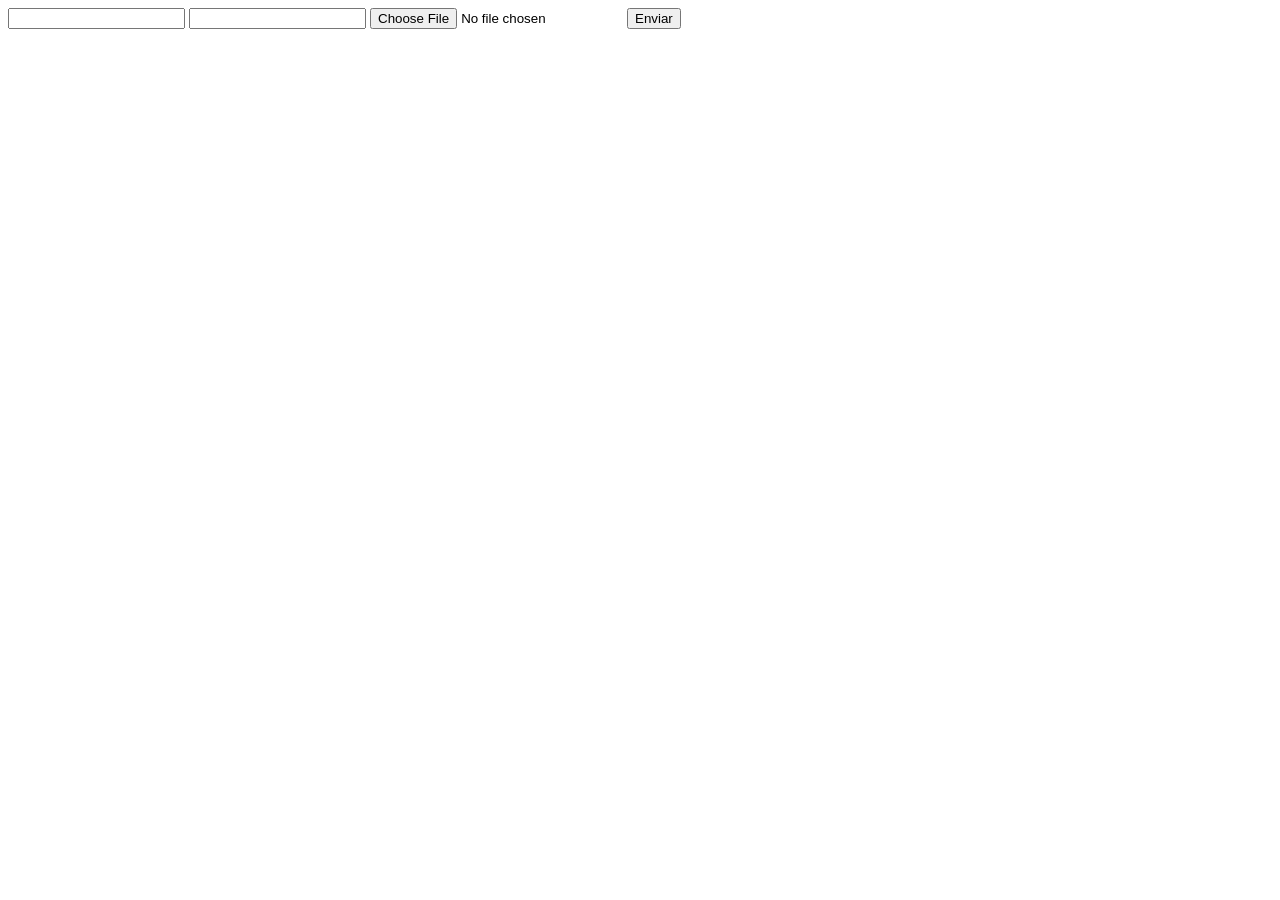
<file: repositorio-pi-culinaria/DOCUMENTOS_DE_APOIO/exemplo_de_upload_de_arquivo/public/index.html>
<!DOCTYPE html>
<html lang="en">

<head>
  <meta charset="UTF-8">
  <meta http-equiv="X-UA-Compatible" content="IE=edge">
  <meta name="viewport" content="width=device-width, initial-scale=1.0">
  <title>Upload</title>
</head>

<body>

  <div>
    <input name="nome" id="nome" type="text" />
    <input name="email" id="email" type="url" />
    <input name="foto" id="foto" type="file" />
    <button onclick="enviar()">Enviar</button>
  </div>

  <div id="container"></div>
</body>

</html>

<script>
  function enviar() {
    const formData = new FormData();
    formData.append('foto', foto.files[0])
    formData.append('nome', nome.value)
    formData.append('email', email.value)

    fetch("/usuarios/cadastro", {
      method: "POST",
      body: formData
    })
      .then(res => {
        window.location = "./perfil.html"
      })
      .catch(err => {
        console.log(err);
      })
  }
</script>
</file>
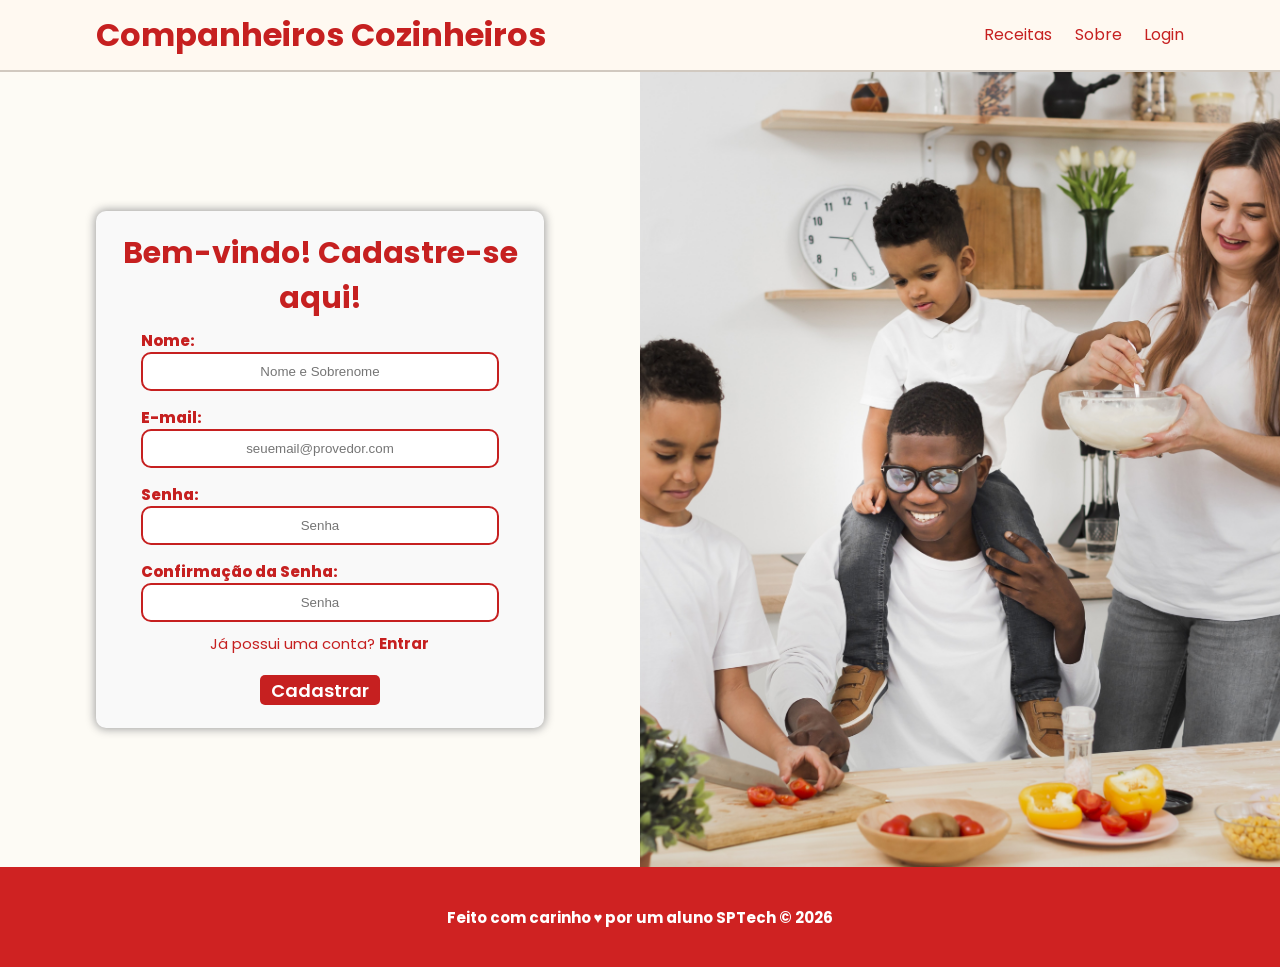
<file: repositorio-pi-culinaria/public/cadastro.html>
<!DOCTYPE html>
<html lang="pt-br">

<head>
  <meta charset="UTF-8" />
  <meta http-equiv="X-UA-Compatible" content="IE=edge" />
  <meta name="viewport" content="width=device-width, initial-scale=1.0" />

  <title>Comp. Cozinheiros | Cadastro</title>

  <script src="./js/sessao.js"></script>

  <link rel="stylesheet" href="./css/estilo.css" />
  <link rel="icon" href="./assets/icon/icon.png" />
  <link rel="preconnect" href="https://fonts.gstatic.com" />
</head>

<body>

  <div class="alerta_erro2">
          <div class="card_erro2" id="cardErro">
            <span id="mensagem_erro"></span>
          </div>
        </div>
  <!--header inicio-->
  <div class="header">
    <div class="container">
      <h1 class="titulo">
        <a href="index.html">Companheiros Cozinheiros</a>
      </h1>
      <ul class="navbar">
        <li>
          <a href="receitas.html">Receitas</a>
        </li>
        <li>
          <a href="sobre.html">Sobre</a>
        </li>
        <li>
          <a href="login.html">Login</a>
        </li>
      </ul>
    </div>
  </div>
  <!--header fim-->

  <div class="login">
    <div class="bodyLogin">
      <div class="container">
        <div class="card card-cadastro">
          <h2>Bem-vindo! Cadastre-se aqui!</h2>
          <div class="formulario">
            <!--
                          Para inserir mais um campo, copie uma das inputs abaixo.
                          Assim que inserir vá para o script abaixo.
                      -->
            <div class="campo">
              <span>Nome:</span>
              <input id="nome_input" type="text" placeholder="Nome e Sobrenome" />
            </div>
            <div class="campo">
              <span>E-mail:</span>
              <input id="email_input" type="text" placeholder="seuemail@provedor.com" />
            </div>
            <div class="campo">
              <span>Senha:</span>
              <input id="senha_input" oninput="validarSenha()" onfocus="mostrar()" onblur="esconder()" type="password" placeholder="Senha" />
              <p id="senhaEspec"><span id="carac8">· 8 caracteres</span> <br>
              <span id="maiusc">· letra maiúscula</span> <br>
              <span id="minusc">· letra minúscula</span> <br>
              <span id="numeroSenha">· número</span> <br>
              <span id="caracEspec">· caractere especial(%, $, !...)</span> <br>
              </p>
            </div>
            <div class="campo">
              <span>Confirmação da Senha:</span>
              <input id="confirmacao_senha_input" type="password" placeholder="Senha" />
            </div>
            <div class="cadastrin">
              Já possui uma conta? <a href="login.html">Entrar</a>
            </div>
            <button class="botao" onclick="cadastrar()">Cadastrar</button>
          </div>
          <div id="div_aguardar" class="loading-div">
            <img src="./assets/circle-loading.gif" id="loading-gif" />
          </div>

          <div id="div_erros_login"></div>
        </div>
      </div>
      <div class="bannerLogin">
        <div class="imagem">
          <img src="assets/imgs/smiley-family-preparing-dinner-together.jpg" alt="">
        </div>
      </div>
    </div>
  </div>

  <!--footer inicio-->
  <div class="footer">
    <div class="container">
      <h4>Feito com carinho &hearts; por um aluno SPTech &copy; 2026</h4>
    </div>
  </div>
  <!--footer fim-->
</body>

</html>

<script>

  function entrou() {
    if (sessionStorage.ID_USUARIO != undefined) {
      document.getElementById("login").innerHTML = "Perfil"
    }
  }

  function mostrar() {
    senhaEspec.style.display = "block"
  }

  function esconder() {
    senhaEspec.style.display = "none"
  }

  function validarSenha() {
    var senhaVar = senha_input.value.trim();
    let i = 0;
    let temMaiusculo = false
    let temMinusculo = false
    let temEspecial = false
    let temNumero = false
    let vt_caractereEspec = ['!', '@', '#', '$', '%', '&', '*', '(', ')', '-', '_', '/', '?', '"', '+', '|', '=', ',', '.', ':', ';', '<', '>', '[', ']', '^', '{', '}', '~', '`', '£', '¢', 'ç']
    let vt_num = ['0', '1', '2', '3', '4', '5', '6', '7', '8', '9']

    while (i < senhaVar.length) {
      if (senhaVar[i] == (senhaVar[i]).toLowerCase()) {
        temMinusculo = true
      }
      if (senhaVar[i] == (senhaVar[i]).toUpperCase()) {
        temMaiusculo = true
      }
      for (let index = 0; index < vt_caractereEspec.length; index++) {
        if (senhaVar[i] == vt_caractereEspec[index]) {
          temEspecial = true
          break
        }
      }
      for (let index = 0; index < vt_num.length; index++) {
        if (senhaVar[i] == vt_num[index]) {
          temNumero = true
          break
        }
      }
      i++
    }

    if (temEspecial) {
      caracEspec.style.color = "rgb(0, 140, 0)"
    }
    if (temMaiusculo) {
      maiusc.style.color = "rgb(0, 140, 0)"
    }
    if (temMinusculo) {
      minusc.style.color = "rgb(0, 140, 0)"
    }
    if (temNumero) {
      numeroSenha.style.color = "rgb(0, 140, 0)"
    }
    if (senhaVar.length >= 8) {
      carac8.style.color = "rgb(0, 140, 0)"
    }

    if (!temEspecial) {
      caracEspec.style.color = "rgb(198, 32, 32)"
    }
    if (!temMaiusculo) {
      maiusc.style.color = "rgb(198, 32, 32)"
    }
    if (!temMinusculo) {
      minusc.style.color = "rgb(198, 32, 32)"
    }
    if (!temNumero) {
      numeroSenha.style.color = "rgb(198, 32, 32)"
    }
    if (senhaVar.length < 8) {
      carac8.style.color = "rgb(198, 32, 32)"
    }
  }

  function cadastrar() {
    var nomeVar = nome_input.value.trim();
    var emailVar = email_input.value.trim();
    var senhaVar = senha_input.value.trim();
    var confirmacaoSenhaVar = confirmacao_senha_input.value.trim();
    let i = 0;
    let temArroba = false
    let temMaiusculo = false
    let temMinusculo = false
    let temEspecial = false
    let temNumero = false
    let vt_caractereEspec = ['!', '@', '#', '$', '%', '&', '*', '(', ')', '-', '_', '/', '?', '"', '+', '|', '=', ',', '.', ':', ';', '<', '>', '[', ']', '^', '{', '}', '~', '`', '£', '¢', 'ç']
    let vt_num = ['0', '1', '2', '3', '4', '5', '6', '7', '8', '9']

    while (i < emailVar.length) {
      if (emailVar[i] == '@') {
        temArroba = true
      }
      i++
    }
    i = 0;
    while (i < senhaVar.length) {
      if (senhaVar[i] == (senhaVar[i]).toLowerCase()) {
        temMinusculo = true
      }
      if (senhaVar[i] == (senhaVar[i]).toUpperCase()) {
        temMaiusculo = true
      }
      for (let index = 0; index < vt_caractereEspec.length; index++) {
        if (senhaVar[i] == vt_caractereEspec[index]) {
          temEspecial = true
          break
        }
      }
      for (let index = 0; index < vt_num.length; index++) {
        if (senhaVar[i] == vt_num[index]) {
          temNumero = true
          break
        }
      }
      i++
    }

    if (
      nomeVar == "" ||
      emailVar == "" ||
      senhaVar == "" ||
      confirmacaoSenhaVar == ""
    ) {
      cardErro.style.display = "block";
      mensagem_erro.innerHTML =
        "Preencha todos os campos para realizar o cadastro";

      finalizarAguardar();
      setTimeout(() => {
        cardErro.style.display = "none"
      }, 4000)
      return false;
    }
    
    if (!temArroba) {
      cardErro.style.display = "block";
      mensagem_erro.innerHTML =
        "E-mail inválido, todo e-mail tem um @";

      finalizarAguardar();
      setTimeout(() => {
        cardErro.style.display = "none"
      }, 4000)
      return false;
    }
    if (emailVar.length < 6) {
      cardErro.style.display = "block";
      mensagem_erro.innerHTML =
        "E-mail inválido, o e-mail é muito curto";

      finalizarAguardar();
      setTimeout(() => {
        cardErro.style.display = "none"
      }, 4000)
      return false;
    }

    if (!temMaiusculo) {
      cardErro.style.display = "block";
      mensagem_erro.innerHTML =
        "Senha inválida, é necessário que tenha ao menos uma letra maiúscula";

      finalizarAguardar();
      setTimeout(() => {
        cardErro.style.display = "none"
      }, 4000)
      return false;
    }
    if (!temMinusculo) {
      cardErro.style.display = "block";
      mensagem_erro.innerHTML =
        "Senha inválida, é necessário que tenha ao menos uma letra minúscula";

      finalizarAguardar();
      setTimeout(() => {
        cardErro.style.display = "none"
      }, 4000)
      return false;
    }
    if (!temEspecial) {
      cardErro.style.display = "block";
      mensagem_erro.innerHTML =
        "Senha inválida, é necessário que tenha ao menos um caractere especial";

      finalizarAguardar();
      setTimeout(() => {
        cardErro.style.display = "none"
      }, 4000)
      return false;
    }
    if (senhaVar.length < 8) {
      cardErro.style.display = "block";
      mensagem_erro.innerHTML =
        "Senha inválida, é necessário conter ao menos 8 caracteres";

      finalizarAguardar();
      setTimeout(() => {
        cardErro.style.display = "none"
      }, 4000)
      return false;
    }
    if (senhaVar != confirmacaoSenhaVar) {
      cardErro.style.display = "block";
      mensagem_erro.innerHTML =
        "As senhas não coincidem, tente novamente";

      finalizarAguardar();
      setTimeout(() => {
        cardErro.style.display = "none"
      }, 4000)
      return false;
    }
    
    else {
      setInterval(sumirMensagem, 5000);
    }


    fetch("/usuarios/cadastrar", {
      method: "POST",
      headers: {
        "Content-Type": "application/json",
      },
      body: JSON.stringify({
        nomeServer: nomeVar,
        emailServer: emailVar,
        senhaServer: senhaVar
      }),
    })
      .then(function (resposta) {
        console.log("resposta: ", resposta);

        if (resposta.ok) {
          cardErro.style.display = "block";

          mensagem_erro.innerHTML =
            "Cadastro realizado com sucesso! Redirecionando para tela de Login...";

          setTimeout(() => {
            window.location = "login.html";
          }, "2000");

          limparFormulario();
          finalizarAguardar();
        } else {
          throw "Houve um erro ao tentar realizar o cadastro!";
        }
      })
      .catch(function (resposta) {
        console.log(`#ERRO: ${resposta}`);
        finalizarAguardar();
      });

    return false;
  }

  function sumirMensagem() {
    cardErro.style.display = "none";
  }
</script>
</file>
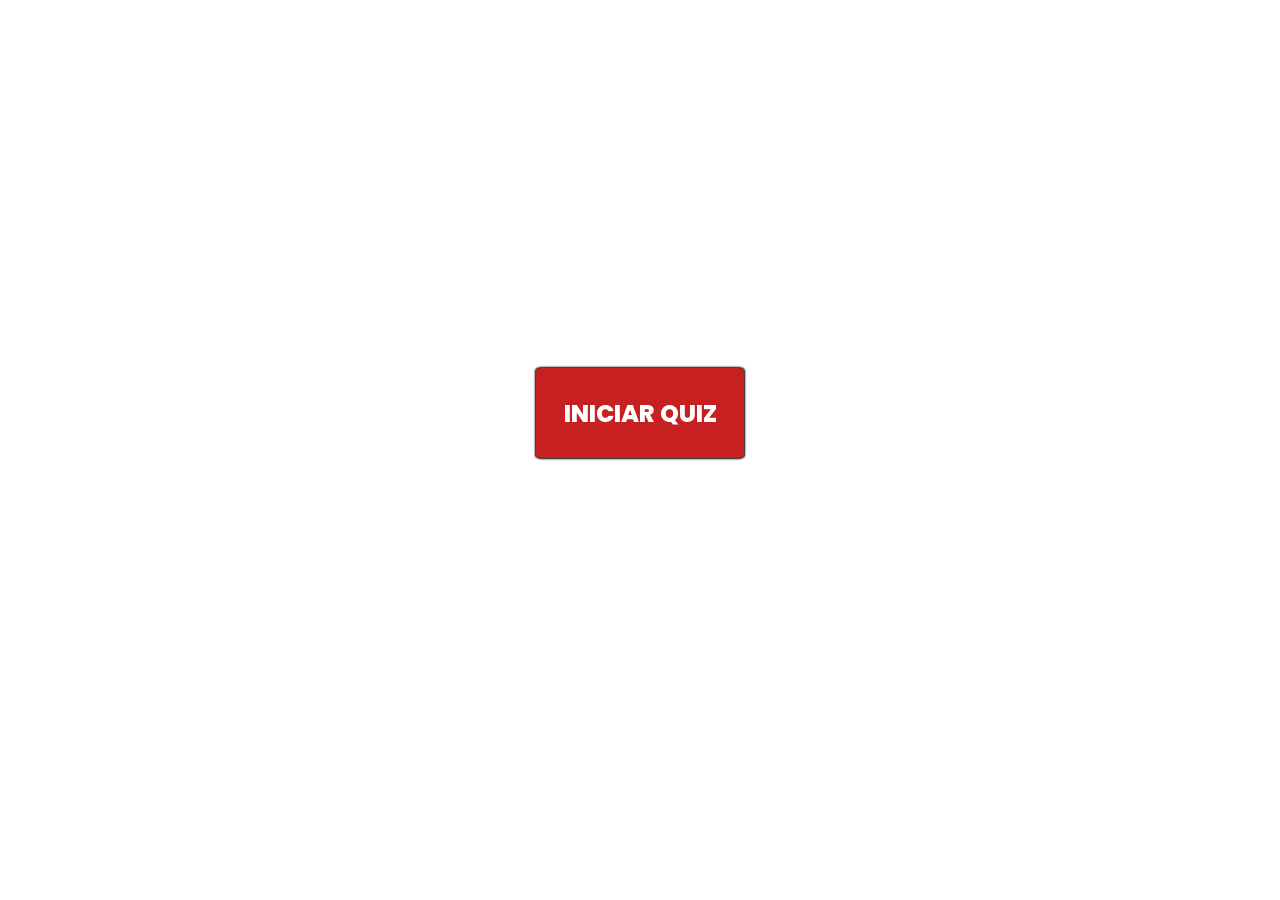
<file: repositorio-pi-culinaria/public/quiz.html>
<!DOCTYPE html>
<html lang="pt_br">

<head>
    <meta charset="UTF-8">
    <meta name="viewport" content="width=device-width, initial-scale=1.0">
    <title>Comp. Cozinheiros | Quiz</title>

    <script src="./js/sessao.js"></script>

    <link rel="stylesheet" href="./css/style.css">
    <link rel="icon" href="./assets/icon/icon.png">
</head>


<body onload="onloadEsconder()">
    <div class="alerta_erro">
            <div class="card_erro" id="cardErro">
                <span id="mensagem_erro"></span>
            </div>
    </div>
    <div id="pontuacaoEJogo" class="container">
        <button id="btnIniciarQuiz" class="btnInicio" onclick="iniciarQuiz()">INICIAR QUIZ</button>

        <div id="jogo" class="width-fit-content flex-colunar border-secondary">
            <div id="topo" class="cima">
                <div id="perguntaDaQuestaoAtual" class="padding-8">
                    <span id="spanQuestaoExibida" class="text-bold"></span>
                </div>
                <div id="infoQuestao" class="padding-8 destaque">
                    <span class="numeroQuest"> <span id="spanNumeroDaQuestaoAtual"></span>/<span id="qtdQuestoes"></span>
                     </span>
                </div>
            </div>

            <div id="infoAlternativas" class="padding-8L">
                <span style="font-size: 14px;"><em>Escolha uma opção dentre as abaixo:</em></span>
            </div>

            <div id="opcoes" class="flex-colunar padding-8">
                <span id="contOpcaoUm">
                    <input type="radio" id="primeiraOpcao" name="option" class="radio" value="alternativaA" />
                    <label for="primeiraOpcao" class="option" id="labelOpcaoUm"></label>
                </span>
                <span id="contOpcaoDois">
                    <input type="radio" id="segundaOpcao" name="option" class="radio" value="alternativaB" />
                    <label for="segundaOpcao" class="option" id="labelOpcaoDois"></label>
                </span>
                <span id="contOpcaoTres">
                    <input type="radio" id="terceiraOpcao" name="option" class="radio" value="alternativaC" />
                    <label for="terceiraOpcao" class="option" id="labelOpcaoTres"></label>
                </span>
                <span id="contOpcaoQuatro">
                    <input type="radio" id="quartaOpcao" name="option" class="radio" value="alternativaD" />
                    <label for="quartaOpcao" class="option" id="labelOpcaoQuatro"></label>
                </span>
                <span id="contOpcaoCinco">
                    <input type="radio" id="quintaOpcao" name="option" class="radio" value="alternativaE" />
                    <label for="quintaOpcao" class="option" id="labelOpcaoCinco"></label>
                </span>
            </div>

            <div id="botoes" class="btnOpcao">
                <button onclick="submeter()" class="btnProx" id="btnSubmeter">Próxima pergunta</button>
                <!-- <button onclick="finalizar()" id="btnConcluir" disabled>Finalizar Quiz</button> -->
            </div>
        </div>
    </div>
</body>

</html>
<script>
    const listaDeQuestoes = [

        {
            pergunta: "O que você prefere?",
            alternativaA: "Doce",
            alternativaB: "Salgado"
        },

        {
            pergunta: "Qual seu bolo favorito?",
            alternativaA: "Cenoura",
            alternativaB: "Morango",
            alternativaC: "Limão",
            alternativaD: "Chocolate",
            alternativaE: "Fubá"
        },

        {
            pergunta: "Qual seu docinho de festa preferido?",
            alternativaA: "Brigadeiro",
            alternativaB: "Beijinho",
            alternativaC: "Bicho de Pé(de morango)",
            alternativaD: "Cajuzinho",
            alternativaE: "Bala de coco"
        },

        {
            pergunta: "Qual salgado é mais gostoso?",
            alternativaA: "Coxinha",
            alternativaB: "Quibe",
            alternativaC: "Esfiha",
            alternativaD: "Risole",
            alternativaE: "Bauru(joelho)" 
        },

        {
            pergunta: "O que é melhor?",
            alternativaA: "Feijoada",
            alternativaB: "Parmeggiana",
            alternativaC: "Strogonoff",
            alternativaD: "Virado à Paulista",
            alternativaE: "Lasanha" 
        },

        {
            pergunta: "Qual ambiente você mais gosta?",
            alternativaA: "Padaria",
            alternativaB: "Cafeteria",
            alternativaC: "Restaurante",
            alternativaD: "Boteco",
            alternativaE: "Feira" 
        },

        {
            pergunta: "Como prefere celebrar momentos especiais?",
            alternativaA: "Restaurante",
            alternativaB: "Karaokê",
            alternativaC: "Pubs(bares) com música ao vivo",
            alternativaD: "Confraternização em casa",
            alternativaE: "Sozinho" 
        },

        {
            pergunta: "Com que frequência você se reúne para comer com sua família (pais, avós, avôs, tios e tias)?",
            alternativaA: "4 ou mais vezes por mês",
            alternativaB: "2-3 vezes por mês",
            alternativaC: "1 vez por mês",
            alternativaD: "1 vez a cada três meses",
            alternativaE: "1 vez por ano" 
        },

        {
            pergunta: "Com que frequência você divide a mesa com sua família que mora com você?",
            alternativaA: "Todo dia",
            alternativaB: "Dia sim, dia não",
            alternativaC: "3 vezes por semana",
            alternativaD: "De vez em quando",
            alternativaE: "Nunca"
        },

        {
            pergunta: "Gostaria de ver receitas incríveis para fazer e comer em família?",
            alternativaA: "Simmm!",
            alternativaB: "Não!"
        },
    ]

    // variáveis globais    
    let numeroDaQuestaoAtual = 0
    let quantidadeDeQuestoes = listaDeQuestoes.length
    let vt_respostas = []
    // let isUltima = numeroDaQuestaoAtual == quantidadeDeQuestoes-1 ? true : false

    function onloadEsconder() {
        document.getElementById('jogo').style.display = "none"
    }

    function iniciarQuiz() {
        document.getElementById('jogo').style.display = "flex"
        document.getElementById('btnIniciarQuiz').style.display = "none"

        document.getElementById('qtdQuestoes').innerHTML = quantidadeDeQuestoes

        preencherHTMLcomQuestaoAtual(0)

        btnSubmeter.disabled = false
        // btnProx.disabled = true
        // btnConcluir.disabled = true
    }

    function preencherHTMLcomQuestaoAtual(index) {
        habilitarAlternativas(true)
        const questaoAtual = listaDeQuestoes[index]
        numeroDaQuestaoAtual = index
        console.log("questaoAtual")
        console.log(questaoAtual)
        document.getElementById("spanNumeroDaQuestaoAtual").innerHTML = Number(index) + 1 // ajustando porque o index começa em 0
        if (numeroDaQuestaoAtual == 0 || numeroDaQuestaoAtual == 9) {
            contOpcaoTres.style.display = "none"
            contOpcaoQuatro.style.display = "none"
            contOpcaoCinco.style.display = "none"
        } else {
            contOpcaoTres.style.display = "block"
            contOpcaoQuatro.style.display = "block"
            contOpcaoCinco.style.display = "block"
        }

        document.getElementById("spanQuestaoExibida").innerHTML = questaoAtual.pergunta;
        document.getElementById("labelOpcaoUm").innerHTML = questaoAtual.alternativaA;
        document.getElementById("labelOpcaoDois").innerHTML = questaoAtual.alternativaB;
        document.getElementById("labelOpcaoTres").innerHTML = questaoAtual.alternativaC;
        document.getElementById("labelOpcaoQuatro").innerHTML = questaoAtual.alternativaD;
        document.getElementById("labelOpcaoCinco").innerHTML = questaoAtual.alternativaE;
    }

    function submeter() {
        const options = document.getElementsByName("option"); // recupera alternativas no html

        let hasChecked = false
        for (let i = 0; i < options.length; i++) {
            if (options[i].checked) {
                hasChecked = true
                let respostaUsua = {
                    alternativa: options[i].value,
                //perguntar sobre isso, o que ele retorna    alternativa: options[i].checked.value,
                    resposta: options[i].labels[0].innerHTML
                }
                vt_respostas.push(respostaUsua)
                break
            }
        }

        if (!hasChecked) {
            cardErro.style.display = "block";

            mensagem_erro.innerHTML =
            "Selecione uma alternativa antes de seguir em frente";
          
            setTimeout(() => {
            cardErro.style.display = "none";
            }, "4000");
          return
        } else {    
            
            numeroDaQuestaoAtual++
            desmarcarRadioButtons()
            if (numeroDaQuestaoAtual <= quantidadeDeQuestoes - 1) {
                preencherHTMLcomQuestaoAtual(numeroDaQuestaoAtual)
            } else {
                finalizarJogo()
            }

        }
        
    }

    function habilitarAlternativas(trueOrFalse) {
        let opcaoEscolhida = trueOrFalse ? false : true

        primeiraOpcao.disabled = opcaoEscolhida
        segundaOpcao.disabled = opcaoEscolhida
        terceiraOpcao.disabled = opcaoEscolhida
        quartaOpcao.disabled = opcaoEscolhida

    }

    function limparCoresBackgroundOpcoes() {
        const options = document.getElementsByName("option");
        options.forEach((option) => {
            document.getElementById(option.labels[0].id).classList.remove("text-danger-with-bg")
            document.getElementById(option.labels[0].id).classList.remove("text-success-with-bg")
        })
    }

    function desmarcarRadioButtons() {
        const options = document.getElementsByName("option");
        for (let i = 0; i < options.length; i++) {
            options[i].checked = false;
        }
    }

    function finalizarJogo() {
            guardar()
    }

    function guardar() {
        let idUsuario = sessionStorage.getItem("ID_USUARIO")

        fetch("/quizzes/guardar", {
      method: "POST",
      headers: {
        "Content-Type": "application/json",
      },
      body: JSON.stringify({
        respostasServer: vt_respostas,
        id: idUsuario
      }),
    })
      .then(function (resposta) {
        console.log("resposta: ", resposta);

        if (resposta.ok) {

          cardErro.style.display = "block";

          mensagem_erro.innerHTML =
            "Quiz realizado com sucesso, redirecionando para a página do perfil";
            

            setTimeout(() => {
            window.location = "./dashboard/cards.html";
          }, "4000");

        } else {
          throw "Houve um erro ao tentar salvar o quiz";
        }
        
      })
      .catch(function (erro) {
        console.log(`#ERRO: ${resposta}`);

      });

    return false;
    }
</script>
</file>
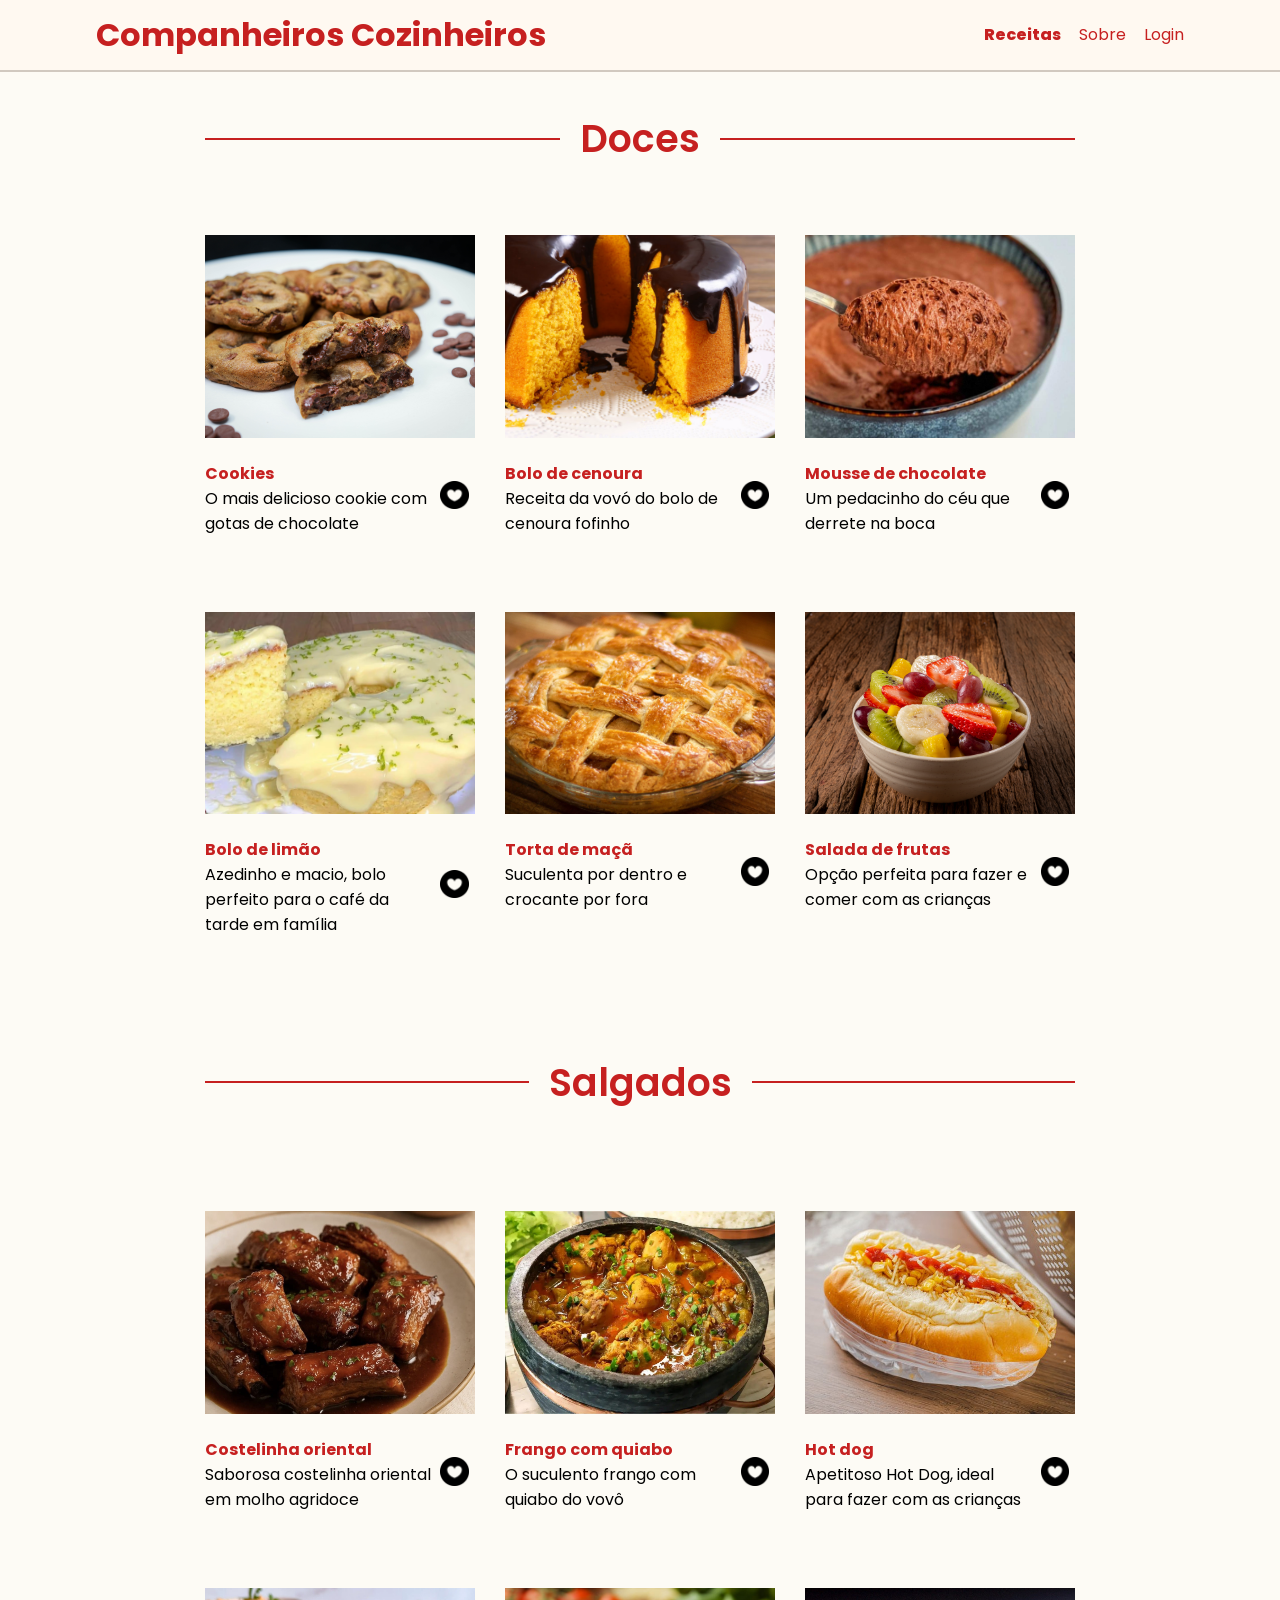
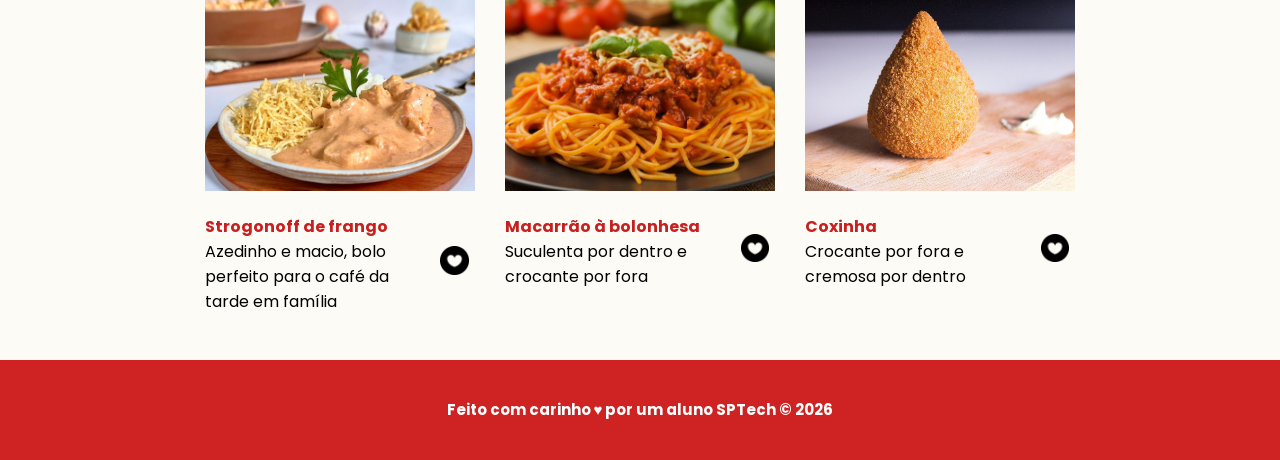
<file: repositorio-pi-culinaria/public/receitas.html>
<!DOCTYPE html>
<html lang="pt-br">

<head>
    <meta charset="UTF-8">
    <meta http-equiv="X-UA-Compatible" content="IE=edge">
    <meta name="viewport" content="width=device-width, initial-scale=1.0">

    <title>Comp. Cozinheiros | Receitas</title>

    <script src="./js/sessao.js"></script>

    <link rel="stylesheet" href="./css/estilo.css">
    <link rel="icon" href="./assets/icon/icon.png">
    <link rel="preconnect" href="https://fonts.gstatic.com">
</head>

<body onload="entrou(); verFavoritado(1); verFavoritado(2); verFavoritado(3); verFavoritado(4); verFavoritado(5); verFavoritado(6); verFavoritado(7); verFavoritado(8); verFavoritado(9); verFavoritado(10); verFavoritado(11); verFavoritado(12)">
    <div class="alerta_erro">
            <div class="card_erro3" id="cardErro">
                <span id="mensagem_erro"></span>
            </div>
    </div>
    <div class="header">
      <div class="container">
        <h1 class="titulo">
          <a href="index.html">Companheiros Cozinheiros</a>
        </h1>
        <ul class="navbar">
          <li class="agora">
            <a href="#">Receitas</a>
          </li>
          <li>
            <a href="sobre.html">Sobre</a>
          </li>
          <li>
            <a id="login" href="login.html">Login</a>
          </li>
        </ul>
      </div>
    </div>
  
    
    
    <div class="social">
      <div class="container">
        <div class="tituloRec">
          <p>Doces</p>
        </div>
        <div class="boxes">
          <div class="box">
            <a href="receita1.html"><img src="assets/imgs/cookies.jpg"></a>
            <div class="descrRec">
              <p><span style="color: #c62020;">Cookies</span><br>
              O mais delicioso cookie com gotas de chocolate</p>
              <button id="1" class="botaoFavorito" onclick="estaFavoritado(this)"><img class="imgFavorito" src="assets/imgs/coracao pequeno.png" alt=""></button>
            </div>
          </div>
          <div class="box">
            <a href=""><img src="assets/imgs/bolo de cenoura.jpg"></a>
            <div class="descrRec">
              <p><span style="color: #c62020;">Bolo de cenoura</span><br>
              Receita da vovó do bolo de cenoura fofinho</p>
              <button id="2" class="botaoFavorito" onclick="estaFavoritado(this)"><img class="imgFavorito" src="assets/imgs/coracao pequeno.png" alt=""></button>
            </div>
          </div>
          <div class="box">
            <a href=""><img src="assets/imgs/mousse.jpg"></a>
            <div class="descrRec">
              <p><span style="color: #c62020;">Mousse de chocolate</span> <br>
              Um pedacinho do céu que derrete na boca</p>
              <button id="3" class="botaoFavorito" onclick="estaFavoritado(this)"><img class="imgFavorito" src="assets/imgs/coracao pequeno.png" alt=""></button>
            </div>
          </div>
        </div>
        <div class="boxes">
          <div class="box">
            <a href=""><img src="assets/imgs/bolo de limao.jpg"></a>
            <div class="descrRec">
              <p><span style="color: #c62020;">Bolo de limão</span><br>
              Azedinho e macio, bolo perfeito para o café da tarde em família</p>
              <button id="4" class="botaoFavorito" onclick="estaFavoritado(this)"><img class="imgFavorito" src="assets/imgs/coracao pequeno.png" alt=""></button>
            </div>
          </div>
          <div class="box">
            <a href=""><img src="assets/imgs/torta-maca.png"></a>
            <div class="descrRec">
              <p><span style="color: #c62020;">Torta de maçã</span><br>
              Suculenta por dentro e crocante por fora</p>
              <button id="5" class="botaoFavorito" onclick="estaFavoritado(this)"><img class="imgFavorito" src="assets/imgs/coracao pequeno.png" alt=""></button>
            </div>
          </div>
          <div class="box">
            <a href=""><img src="assets/imgs/salada-de-frutas.png"></a>
            <div class="descrRec">
              <p><span style="color: #c62020;">Salada de frutas</span><br>
              Opção perfeita para fazer e comer com as crianças</p>
              <button id="6" class="botaoFavorito" onclick="estaFavoritado(this)"><img class="imgFavorito" src="assets/imgs/coracao pequeno.png" alt=""></button>
            </div>
          </div>
        </div>
        <div class="tituloRec" style="padding: 3%;" ><p>Salgados</p></div>
        <div class="boxes">
          <div class="box">
            <a href=""><img src="assets/imgs/costelinha.jpg"></a>
            <div class="descrRec">
              <p><span style="color: #c62020;">Costelinha oriental</span><br>
              Saborosa costelinha oriental em molho agridoce</p>
              <button id="7" class="botaoFavorito" onclick="estaFavoritado(this)"><img class="imgFavorito" src="assets/imgs/coracao pequeno.png" alt=""></button>
            </div>
          </div>
          <div class="box">
            <a href=""><img src="assets/imgs/frango-com-quiabo-1010.jpg"></a>
            <div class="descrRec">
              <p><span style="color: #c62020;">Frango com quiabo</span><br>
              O suculento frango com quiabo do vovô</p>
              <button id="8" class="botaoFavorito" onclick="estaFavoritado(this)"><img class="imgFavorito" src="assets/imgs/coracao pequeno.png" alt=""></button>
            </div>
          </div>
          <div class="box">
            <a href=""><img src="assets/imgs/hotdog.jpg"></a>
            <div class="descrRec">
              <p><span style="color: #c62020;">Hot dog</span> <br>
              Apetitoso Hot Dog, ideal para fazer com as crianças</p>
              <button id="9" class="botaoFavorito" onclick="estaFavoritado(this)"><img class="imgFavorito" src="assets/imgs/coracao pequeno.png" alt=""></button>
            </div>
          </div>
        </div>
        <div class="boxes">
          <div class="box">
            <a href=""><img src="assets/imgs/strogonoff.png"></a>
            <div class="descrRec">
              <p><span style="color: #c62020;">Strogonoff de frango</span><br>
              Azedinho e macio, bolo perfeito para o café da tarde em família</p>
              <button id="10" class="botaoFavorito" onclick="estaFavoritado(this)"><img class="imgFavorito" src="assets/imgs/coracao pequeno.png" alt=""></button>
            </div>
          </div>
          <div class="box">
            <a href=""><img src="assets/imgs/bolonhesa.jpeg"></a>
            <div class="descrRec">
              <p><span style="color: #c62020;">Macarrão à bolonhesa</span><br>
              Suculenta por dentro e crocante por fora</p>
              <button id="11" class="botaoFavorito" onclick="estaFavoritado(this)"><img class="imgFavorito" src="assets/imgs/coracao pequeno.png" alt=""></button>
            </div>
          </div>
          <div class="box">
            <a href=""><img src="assets/imgs/coxinha.jpg"></a>
            <div class="descrRec">
              <p><span style="color: #c62020;">Coxinha</span><br>
              Crocante por fora e cremosa por dentro</p>
              <button id="12" class="botaoFavorito" onclick="estaFavoritado(this)"><img class="imgFavorito" src="assets/imgs/coracao pequeno.png" alt=""></button>
            </div>
          </div>
        </div>
      </div>
    </div>
  
    <div class="footer">
      <div class="container">
        <h4>Feito com carinho &hearts; por um aluno SPTech &copy; 2026</h4>
      </div>
    </div>
  </body>

</html>

<script>

  function entrou() {
    if (sessionStorage.ID_USUARIO != undefined) {
      document.getElementById("login").innerHTML = "Perfil"
    }
}

function favoritar(botaoFav) {
        let idReceita = botaoFav.id
        let idUsuario = sessionStorage.getItem("ID_USUARIO")

        if (idUsuario == undefined) {
          console.log('cai no if')
          cardErro.style.display = "block";

          mensagem_erro.innerHTML =
            "Entre com a sua conta para salvar a receita como favorita";
          
          setTimeout(() => {
            cardErro.style.display = "none";
          }, "4000");
          return
        }

        fetch("/favoritos/favoritar", {
          method: "POST",
          headers: {
          "Content-Type": "application/json",
          },
          body: JSON.stringify({
          receitasServer: idReceita,
          id: idUsuario
          }),
        })
      .then(function (resposta) {
        console.log("resposta: ", resposta);

        if (resposta.ok) {
          botaoFav.querySelector('img').src = "assets/imgs/coracaopreenchido.png"
        } else {
          throw "Houve um erro ao tentar favoritar a receita";
        }
        
      })
      .catch(function (erro) {
        console.log(`#ERRO: ${erro}`);

      });

    return false;
  }

  function verFavoritado(idReceita) {
      let idUsuario = sessionStorage.getItem("ID_USUARIO");
      
      if (idUsuario == null) {
        return
      }

      fetch("/favoritos/favoritado", {
      method: "POST",
      headers: {
        "Content-Type": "application/json",
      },
      body: JSON.stringify({
        id: idUsuario,
        idReceita: idReceita
      }),
    })

      .then(function (resposta) {
        return resposta.json();
    })
    .then(function (resultado) {
        if (resultado.ja) {
            document.getElementById(idReceita).querySelector('img').src = "assets/imgs/coracaopreenchido.png"
        }
    })
    .catch(function (erro) {
        console.log(`#ERRO: ${erro}`);
    });
  }

  function desfavoritar(botaoFav) {
    let idReceita = botaoFav.id
    let idUser = sessionStorage.getItem("ID_USUARIO")
        console.log("Criar função de desfavoritar receita - ID" + idReceita + " - IDUser " + idUser);
        fetch(`/favoritos/desfavoritar`, {
            method: "DELETE",
            headers: {
                "Content-Type": "application/json"
            },
            body: JSON.stringify({
              idReceita: idReceita,
              idUser: idUser
            }),
        }).then(function (resposta) {

            if (resposta.ok) {
                botaoFav.querySelector('img').src = "assets/imgs/coracao pequeno.png";
            } else if (resposta.status == 404) {
                window.alert("Deu 404!");
            } else {
                throw ("Houve um erro ao tentar desfavoritar! Código da resposta: " + resposta.status);
            }
        }).catch(function (resposta) {
            console.log(`#ERRO: ${resposta}`);
        });
    }

    function estaFavoritado(botaoFav) {
      let coracao = botaoFav.querySelector('img').src;

      if (coracao.includes("coracaopreenchido")) {
        desfavoritar(botaoFav)
      } else {
        favoritar(botaoFav)
      }
      
    }


</script>
</file>
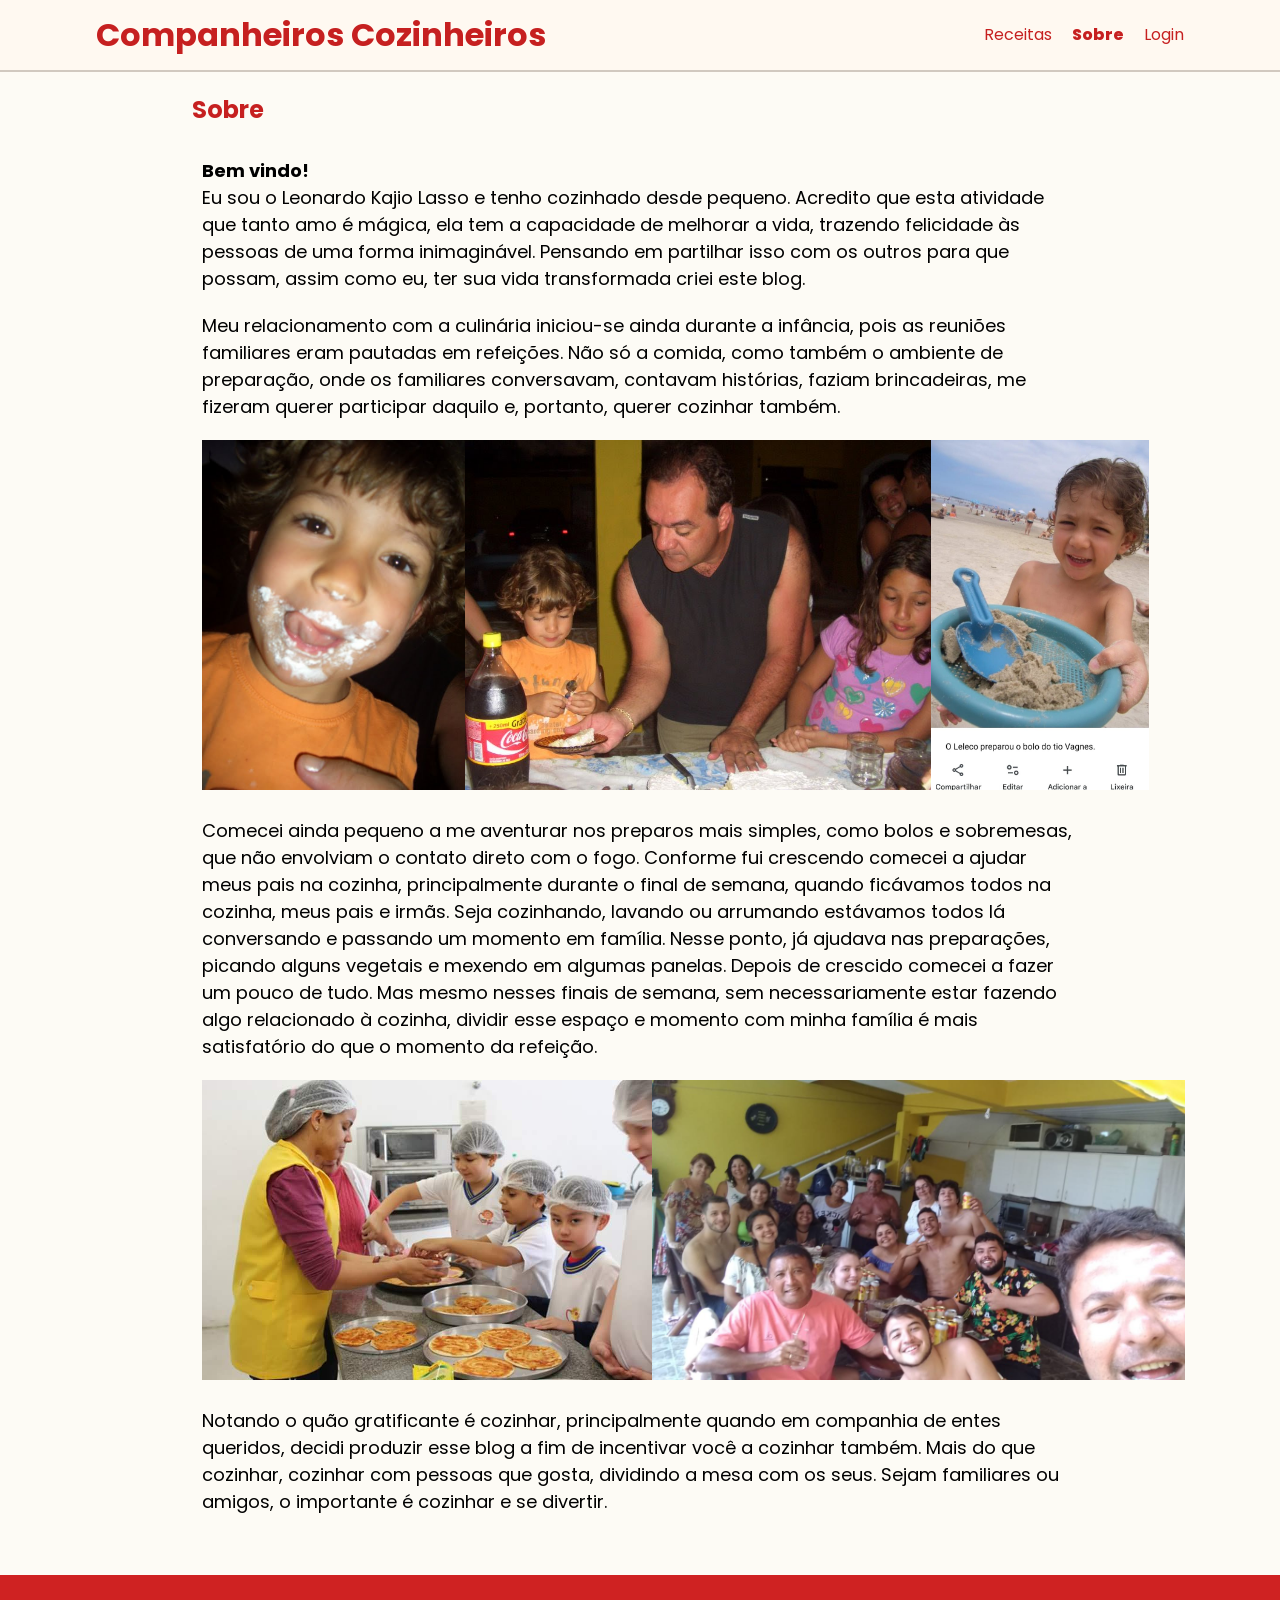
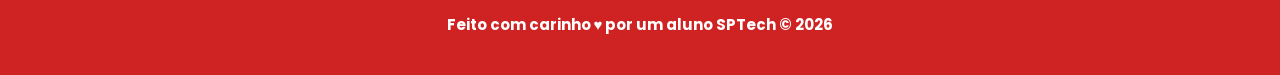
<file: repositorio-pi-culinaria/public/sobre.html>
<!DOCTYPE html>
<html lang="pt-br">

<head>
    <meta charset="UTF-8">
    <meta http-equiv="X-UA-Compatible" content="IE=edge">
    <meta name="viewport" content="width=device-width, initial-scale=1.0">

    <title>Comp. Cozinheiros | Sobre</title>

    <script src="./js/sessao.js"></script>

    <link rel="stylesheet" href="./css/estilo.css">
    <link rel="icon" href="./assets/icon/icon.png">
    <link rel="preconnect" href="https://fonts.gstatic.com">
</head>

<body onload="entrou()">

    <!--header inicio-->
    <div class="header">
        <div class="container">
            <h1 class="titulo">
                <a href="./index.html">Companheiros Cozinheiros</a>
            </h1>
            <ul class="navbar">
                <li>
                    <a href="receitas.html">Receitas</a>
                </li>
                <li class="agora">Sobre</li>
                <li>
                    <a id="login" href="./login.html">Login</a>
                </li>
            </ul>
        </div>
    </div>


    <!-- sobre inicio -->
    <div class="sobre">
        <div class="container">
            <h2 style="color: #c62020;" >Sobre</h2>
            <div class="imgs">
                
            </div>
            <p><b>Bem vindo!</b><br>
                Eu sou o Leonardo Kajio Lasso e tenho cozinhado desde pequeno. Acredito que esta atividade que tanto amo é mágica, ela tem a capacidade de melhorar a vida, trazendo felicidade às pessoas de uma forma inimaginável. Pensando em partilhar isso com os outros para que possam, assim como eu, ter sua vida transformada criei este blog.</p>
            <p>Meu relacionamento com a culinária iniciou-se ainda durante a infância, pois as reuniões familiares eram pautadas em refeições. Não só a comida, como também o ambiente de preparação, onde os familiares conversavam, contavam histórias, faziam brincadeiras, me fizeram querer participar daquilo e, portanto, querer cozinhar também.</p>
            <div class="imgs">
                <div class="tank-imagem">
                    <div class="imagemSobre">
                        <img src="./assets/imgs/bolonacara.jpeg" alt="">
                    </div>
                    <div class="imagemSobre">
                        <img src="./assets/imgs/bolocomtio.jpeg" alt="">
                    </div>
                    <div class="imagemSobre">
                        <img src="./assets/imgs/bolodotio.jpeg" alt="">
                    </div>
                </div>
            </div>
            <p>Comecei ainda pequeno a me aventurar nos preparos mais simples, como bolos e sobremesas, que não envolviam o contato direto com o fogo. Conforme fui crescendo comecei a ajudar meus pais na cozinha, principalmente durante o final de semana, quando ficávamos todos na cozinha, meus pais e irmãs. Seja cozinhando, lavando ou arrumando estávamos todos lá conversando e passando um momento em família. Nesse ponto, já ajudava nas preparações, picando alguns vegetais e mexendo em algumas panelas. Depois de crescido comecei a fazer um pouco de tudo. Mas mesmo nesses finais de semana, sem necessariamente estar fazendo algo relacionado à cozinha, dividir esse espaço e momento com minha família é mais satisfatório do que o momento da refeição.</p>
            <div class="imgs">
                <div class="tank-imagem">
                    <div class="imagemSobre2">
                        <img src="./assets/imgs/cozinhandoescola.jpeg" alt="">
                    </div>
                    <div class="imagemSobre2">
                        <img src="./assets/imgs/familia1.jpeg" alt="">
                    </div>
                </div>
            </div>
            <p>Notando o quão gratificante é cozinhar, principalmente quando em companhia de entes queridos, decidi produzir esse blog a fim de incentivar você a cozinhar também. Mais do que cozinhar, cozinhar com pessoas que gosta, dividindo a mesa com os seus. Sejam familiares ou amigos, o importante é cozinhar e se divertir.</p>
            <div class="espacoVazio">

            </div>

        </div>
    </div>
    <!-- Sobre fim -->

    <!--footer inicio-->
    <div class="footer">
        <div class="container">
            <h4>Feito com carinho &hearts; por um aluno SPTech &copy; 2026</h4>
        </div>
    </div>
    <!--footer fim-->


</body>

</html>
<script>

    function entrou() {
    if (sessionStorage.ID_USUARIO != undefined) {
      document.getElementById("login").innerHTML = "Perfil"
    }
}

</script>
</file>
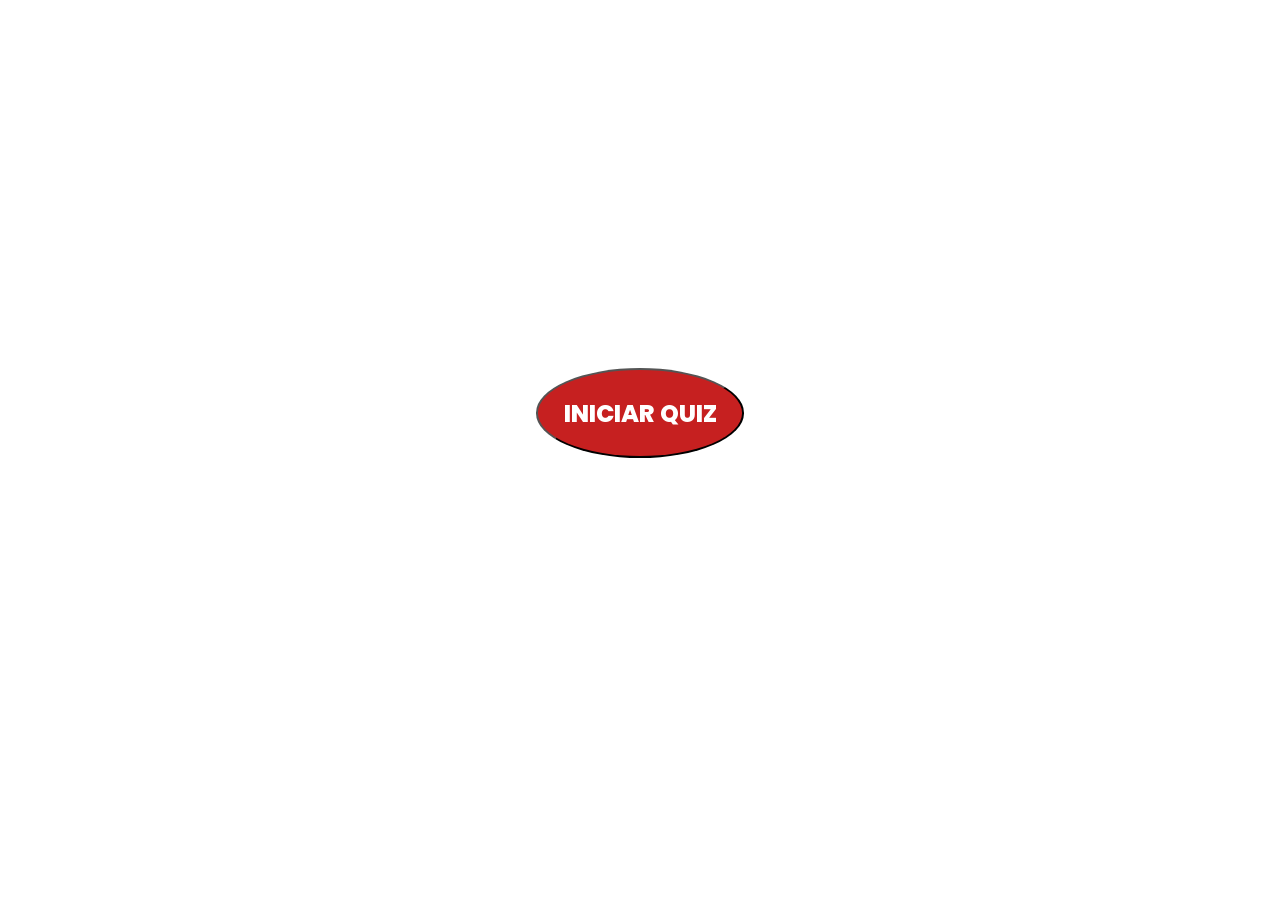
<file: repositorio-pi-culinaria/DOCUMENTOS_DE_APOIO/exemplo_de_quiz/EXEMPLO_QUIZZ.html>
<!DOCTYPE html>
<html lang="pt_br">

<head>
    <meta charset="UTF-8">
    <meta name="viewport" content="width=device-width, initial-scale=1.0">
    <title>Exemplo - Quiz</title>
    <link rel="stylesheet" href="style.css">
</head>


<body onload="onloadEsconder()">
    <div id="pontuacaoEJogo" class="container">
        <button id="btnIniciarQuiz" class="btnInicio" onclick="iniciarQuiz()">INICIAR QUIZ</button>

        <div id="jogo" class="width-fit-content flex-colunar border-secondary">
            <div id="topo" class="cima">
                <div id="infoQuestao" class="padding-8 destaque">
                    <span> <span id="spanNumeroDaQuestaoAtual"></span>/<span id="qtdQuestoes"></span>
                     </span>
                </div>

                <div id="perguntaDaQuestaoAtual" class="padding-8">
                    <span id="spanQuestaoExibida" class="text-bold"></span>
                </div>
            </div>

            <div id="infoAlternativas" class="padding-8L">
                <span style="font-size: 14px;"><em>Escolha uma opção dentre as abaixo:</em></span>
            </div>

            <div id="opcoes" class="flex-colunar padding-8">
                <span id="contOpcaoUm">
                    <input type="radio" id="primeiraOpcao" name="option" class="radio" value="alternativaA" />
                    <label for="primeiraOpcao" class="option" id="labelOpcaoUm"></label>
                </span>
                <span id="contOpcaoDois">
                    <input type="radio" id="segundaOpcao" name="option" class="radio" value="alternativaB" />
                    <label for="segundaOpcao" class="option" id="labelOpcaoDois"></label>
                </span>
                <span id="contOpcaoTres">
                    <input type="radio" id="terceiraOpcao" name="option" class="radio" value="alternativaC" />
                    <label for="terceiraOpcao" class="option" id="labelOpcaoTres"></label>
                </span>
                <span id="contOpcaoQuatro">
                    <input type="radio" id="quartaOpcao" name="option" class="radio" value="alternativaD" />
                    <label for="quartaOpcao" class="option" id="labelOpcaoQuatro"></label>
                </span>
                <span id="contOpcaoCinco">
                    <input type="radio" id="quintaOpcao" name="option" class="radio" value="alternativaE" />
                    <label for="quintaOpcao" class="option" id="labelOpcaoCinco"></label>
                </span>
            </div>

            <div id="botoes" class="btnOpcao">
                <button onclick="submeter()" class="btnProx" id="btnSubmeter">Próxima pergunta</button>
                <!-- <button onclick="finalizar()" id="btnConcluir" disabled>Finalizar Quiz</button> -->
            </div>

        </div>
    </div>
</body>

</html>
<script>
    const listaDeQuestoes = [

        {
            pergunta: "O que você prefere?",
            alternativaA: "Doce",
            alternativaB: "Salgado"
        },

        {
            pergunta: "Qual seu bolo favorito?",
            alternativaA: "Cenoura",
            alternativaB: "Morango",
            alternativaC: "Limão",
            alternativaD: "Chocolate",
            alternativaE: "Fubá"
        },

        {
            pergunta: "Qual seu docinho de festa preferido?",
            alternativaA: "Brigadeiro",
            alternativaB: "Beijinho",
            alternativaC: "Bicho de Pé(de morango)",
            alternativaD: "Cajuzinho",
            alternativaE: "Bala de coco"
        },

        {
            pergunta: "Qual salgado é mais gostoso?",
            alternativaA: "Coxinha",
            alternativaB: "Quibe",
            alternativaC: "Esfiha",
            alternativaD: "Risole",
            alternativaE: "Bauru(joelho)" 
        },

        {
            pergunta: "O que é melhor?",
            alternativaA: "Feijoada",
            alternativaB: "Parmeggiana",
            alternativaC: "Strogonoff",
            alternativaD: "Virado à Paulista",
            alternativaE: "Lasanha" 
        },

        {
            pergunta: "Qual ambiente você mais gosta?",
            alternativaA: "Padaria",
            alternativaB: "Cafeteria",
            alternativaC: "Restaurante",
            alternativaD: "Boteco",
            alternativaE: "Feira" 
        },

        {
            pergunta: "Como prefere celebrar momentos especiais?",
            alternativaA: "Restaurante",
            alternativaB: "Karaokê",
            alternativaC: "Pubs(bares) com música ao vivo",
            alternativaD: "Confraternização em casa",
            alternativaE: "Sozinho" 
        },

        {
            pergunta: "Com que frequência você se reune para comer com sua família (avós, avôs, tios e tias)?",
            alternativaA: "4 ou mais vezes por mês",
            alternativaB: "2-3 vezes por mês",
            alternativaC: "1 vez por mês",
            alternativaD: "1 vez a cada três meses",
            alternativaE: "1 vez por ano" 
        },

        {
            pergunta: "Com que frequência você divide a mesa com sua família que mora com você?",
            alternativaA: "Todo dia",
            alternativaB: "Dia sim, dia não",
            alternativaC: "3 vezes por semana",
            alternativaD: "De vez em quando",
            alternativaE: "Nunca"
        },

        {
            pergunta: "Gostaria de ver receitas incríveis para fazer e comer em família?",
            alternativaA: "Simmm!",
            alternativaB: "Não!"
        },
    ]

    // variáveis globais    
    let numeroDaQuestaoAtual = 0
    let quantidadeDeQuestoes = listaDeQuestoes.length
    let vt_respostas = []
    // let isUltima = numeroDaQuestaoAtual == quantidadeDeQuestoes-1 ? true : false

    function onloadEsconder() {
        document.getElementById('jogo').style.display = "none"
    }

    function iniciarQuiz() {
        document.getElementById('jogo').style.display = "flex"
        document.getElementById('btnIniciarQuiz').style.display = "none"

        document.getElementById('qtdQuestoes').innerHTML = quantidadeDeQuestoes

        preencherHTMLcomQuestaoAtual(0)

        btnSubmeter.disabled = false
        // btnProx.disabled = true
        // btnConcluir.disabled = true
    }

    function preencherHTMLcomQuestaoAtual(index) {
        habilitarAlternativas(true)
        const questaoAtual = listaDeQuestoes[index]
        numeroDaQuestaoAtual = index
        console.log("questaoAtual")
        console.log(questaoAtual)
        document.getElementById("spanNumeroDaQuestaoAtual").innerHTML = Number(index) + 1 // ajustando porque o index começa em 0
        if (numeroDaQuestaoAtual == 0 || numeroDaQuestaoAtual == 9) {
            contOpcaoTres.style.display = "none"
            contOpcaoQuatro.style.display = "none"
            contOpcaoCinco.style.display = "none"
        } else {
            contOpcaoTres.style.display = "block"
            contOpcaoQuatro.style.display = "block"
            contOpcaoCinco.style.display = "block"
        }

        document.getElementById("spanQuestaoExibida").innerHTML = questaoAtual.pergunta;
        document.getElementById("labelOpcaoUm").innerHTML = questaoAtual.alternativaA;
        document.getElementById("labelOpcaoDois").innerHTML = questaoAtual.alternativaB;
        document.getElementById("labelOpcaoTres").innerHTML = questaoAtual.alternativaC;
        document.getElementById("labelOpcaoQuatro").innerHTML = questaoAtual.alternativaD;
        document.getElementById("labelOpcaoCinco").innerHTML = questaoAtual.alternativaE;
    }

    function submeter() {
        const options = document.getElementsByName("option"); // recupera alternativas no html

        let hasChecked = false
        for (let i = 0; i < options.length; i++) {
            if (options[i].checked) {
                hasChecked = true
                let respostaUsua = {
                    pergunta: listaDeQuestoes[numeroDaQuestaoAtual].pergunta,
                    resposta: options[i].labels[0].innerHTML
                }
                vt_respostas.push(respostaUsua)
                break
            }
        }

        if (!hasChecked) {
            alert("Escolha uma opção antes de seguir em frente")
        } else {    
            
            numeroDaQuestaoAtual++
            desmarcarRadioButtons()
            if (numeroDaQuestaoAtual <= quantidadeDeQuestoes - 1) {
                preencherHTMLcomQuestaoAtual(numeroDaQuestaoAtual)
            } else {
                finalizarJogo()
            }

        }
        
    }

    function habilitarAlternativas(trueOrFalse) {
        let opcaoEscolhida = trueOrFalse ? false : true

        primeiraOpcao.disabled = opcaoEscolhida
        segundaOpcao.disabled = opcaoEscolhida
        terceiraOpcao.disabled = opcaoEscolhida
        quartaOpcao.disabled = opcaoEscolhida

    }

    function limparCoresBackgroundOpcoes() {
        const options = document.getElementsByName("option");
        options.forEach((option) => {
            document.getElementById(option.labels[0].id).classList.remove("text-danger-with-bg")
            document.getElementById(option.labels[0].id).classList.remove("text-success-with-bg")
        })
    }

    function desmarcarRadioButtons() {
        const options = document.getElementsByName("option");
        for (let i = 0; i < options.length; i++) {
            options[i].checked = false;
        }
    }

    function finalizarJogo() {
            alert(`Quiz concluido`)
            window.location = '../../public/login.html'
    }
</script>
</file>
<file: repositorio-pi-culinaria/public/css/estilo.css>
@import url('https://fonts.googleapis.com/css2?family=Poppins:ital,wght@0,100;0,200;0,300;0,400;0,500;0,600;0,700;0,800;0,900;1,100;1,200;1,300;1,400;1,500;1,600;1,700;1,800;1,900&display=swap');
body {
  margin: 0;
  padding: 0;
  font-family: 'Poppins', 'Segoe UI', 'Segoe UI', Tahoma, Geneva, Verdana, sans-serif;
  background-color: rgb(253, 251, 245);
}

:root {
  --tamanho-header: 70px;
  --tamanho-banner: calc(100vh - var(--tamanho-header) - var(--tamanho-footer) + 5px);
  --tamanho-sobre: calc(100vh - var(--tamanho-header) - var(--tamanho-footer) - 2px);
  --tamanho-login: calc(100vh - var(--tamanho-header) - var(--tamanho-footer) + 30px);
  --tamanho-footer: 65px;
}

.container {
  display: flex;
  width: 85%;
  margin: auto;
}

.header {
  height: var(--tamanho-header);
  background-color: rgb(255, 249, 241);
  border-bottom: 2px solid #d1c9c0;
}

.header .container {
  justify-content: space-between;
  align-items: center;
  height: 100%;
}

.header a {
  text-decoration: none;
  color: #c62020;
}

.agora {
  font-weight: 800;
}

.corpo {
  display: flex;
  flex-direction: row;
  width: 100%;
  height: 100%
}

.descricao {
  display: flex;
  flex-direction: column;
  align-items: center;
  width: 60%;
  height: 100%;
}

.imgSiteRec {
  display: flex;
  flex-direction: column;
  align-items: center;
  width: 100%;
}

.fotoPrincipal {
  margin-top: 5%;
  width: 548px;
  display: flex;
  flex-direction: center;
  height: 400px;
  object-fit: cover;
  border-radius: 3%;
}

.descricaoEFav {
  display: flex;
  flex-direction: row;
  align-items: center;
  justify-content: space-between;
  width: 548px;
  margin-top: 2%;
}

.botaoFavoritoReceita {
  background: none;
  border: none;
  cursor: pointer;
  flex-shrink: 0;
}

.imgFavoritoReceita {
  width: 48px;
  height: 48px;
  transition: 0.2s;
}

.imgFavoritoReceita:hover {
  transform: scale(1.2);
}

.ingredientins {
  box-shadow: 0px 0px 1px 1px #c62020;
  margin-top: 10%;
  display: flex;
  flex-direction: column;
  justify-content: flex-start;
  background-color: white;
  width: 80%;
}

.listaIngre {
  margin-top: 0px;
  font-size: 24px;
  list-style: disc;
  line-height: 0.8;
  color: #c62020;
}

.ingredientins h4 {
  color: #c62020;
  margin: 3% 0 3% 0;
  font-size: 30px;
  text-align: center;
}

.listaIngre p {
  color: #000000;
  font-size: 18px;
}

.preparins {
  box-shadow: 0px 0px 1px 1px #c62020;
  margin-top: 10%;
  display: flex;
  flex-direction: column;
  justify-content: flex-start;
  background-color: white;
  width: 80%;
  margin-bottom: 5%;
}

.listaPreparin {
  margin-top: 0px;
  font-size: 18px;
  line-height: 1.2;
  color: #c62020;
}

.listaPreparin p {
  color: #000000;
  font-size: 18px;
}

.preparins h4 {
  color: #c62020;
  margin: 3% 0 3% 0;
  font-size: 30px;
  text-align: center;
}

.parecidas {
  width: 40%;
  display: flex;
  flex-direction: column;
  align-items: center;
}

.tituloParec {
  width: 70%;
  text-align: center;
  font-size: 30px;
  color: #c62020;
}

.cartao {
  box-shadow: 0 0 1px 1px rgb(190, 190, 190);
  display: flex;
  flex-direction: column;
  border-radius: 20px;
  width: 50%;
  height: 18%;
  margin-bottom: 15%;
  transition: 0.3 ease;
  cursor: pointer;
}

.cartao:hover {
  transform: scale(1.05);
}

.imgCartao {
  height: 50%;
  background-color: #c62020;
  border-top-left-radius: 20px;
  border-top-right-radius: 20px;
  overflow: hidden;
}

.imgCartao img {
  width: 100%;
  height: 100%;
  object-fit: cover;
}



.descCartao {
  display: flex;
  flex-direction: column;
  height: 50%;
  background-color: white;
  border-bottom-left-radius: 20px;
  border-bottom-right-radius: 20px;
}

.tituloCartao {
  height: 40%;
  width: 100%;
}

.tituloCartao h6{
  margin: 3% 0 0 5%;
  font-size: 24px;
  color: #c62020;
}

.tagsCartao {
  display: flex;
  flex-direction: row;
  height: 60%;
  width: 100%;
}

.tagSobremesa {
  box-shadow: 0 0 1px 1px rgb(191, 191, 191);
  display: flex;
  align-items: center;
  justify-content: center;
  text-align: center;
  margin-left: 5%;
  height: 40px;
  width: 100px;
  background-color: rgb(177, 227, 157);
  color: white;
  border-radius: 10px;
}

.tagFruta {
  box-shadow: 0 0 1px 1px rgb(191, 191, 191);
  display: flex;
  align-items: center;
  justify-content: center;
  text-align: center;
  margin-left: 5%;
  height: 40px;
  width: 100px;
  background-color: pink;
  color: white;
  border-radius: 10px;
}

.tagChocolate {
  box-shadow: 0 0 1px 1px rgb(191, 191, 191);
  display: flex;
  align-items: center;
  justify-content: center;
  text-align: center;
  margin-left: 5%;
  height: 40px;
  width: 100px;
  background-color: rgb(159, 138, 117);
  color: white;
  border-radius: 10px;
}

.tagPraPrinc {
  box-shadow: 0 0 1px 1px rgb(191, 191, 191);
  display: flex;
  align-items: center;
  justify-content: center;
  text-align: center;
  margin-left: 5%;
  height: 40px;
  width: 100px;
  background-color: rgb(226, 94, 94);
  color: white;
  border-radius: 10px;
  line-height: 0.9;
}

.tagAgridoce {
  box-shadow: 0 0 1px 1px rgb(191, 191, 191);
  display: flex;
  align-items: center;
  justify-content: center;
  text-align: center;
  margin-left: 5%;
  height: 40px;
  width: 100px;
  background-color: rgb(148, 199, 233);
  color: white;
  border-radius: 10px;

}

.descricaoReceita {
  margin-top: 2%;
  display: flex;
  width: 548px;
  flex-direction: center;
}

.navbar {
  width: 200px;
  display: flex;
  align-items: center;
  justify-content: space-between;
  list-style: none;
  color: #c62020;
  border-bottom: 3px solid transparent;
  border-top: 2px solid transparent;
}

.navbar li a:hover {
  border-bottom: 3px solid #c62020;
}

.titulo {
  color: #c62020;
  width: fit-content;
  font-weight: 700;
}

.header h1 {
  margin: 0;
}

/* BANNER */

.banner {
  height: var(--tamanho-banner);
  color: rgb(0, 0, 0);
  background-size: cover;
  margin-top: 30px;
}

.banner .container {
  background-color: rgb(249, 249, 249);
  display: flex;
  justify-content: center;
  align-items: center;
  height: 100%;
  width: 90%;
  gap: 30px;
  font-size: 36px;
  border-radius: 3%;
}

.banner .container .box1 img {
  width: 500px;
  height: auto;
}

.banner .container .box2 img {
  border-radius: 20px;
  width: 80%; 
}

.banner .container .box2 a {
  display: flex;
  flex-direction: column;
  align-items: center;
  text-decoration: none;
  color: inherit;
  justify-content: center;
  width: 100%;  
}

.banner .container .box1 {
  display: flex;
  flex-direction: column;
  width: 40%;
  align-items: center;
  justify-content: flex-start;
  padding-top: 10%;
  padding-left: 5%;
  padding-right: 5%;
  padding-bottom: 5%;
  height: 450px;
}

.banner .container .box1 p {
  font-size: 16px;
  text-align: center;
  padding-bottom: 10%;
  padding-top: 2%;
  padding-left: 2%;
  padding-right: 2%;
  margin: 0;
}

.botaoRec {
  cursor: pointer;
  font-family: "Poppins", sans-serif;
  border: 0;
  border-radius: 5px;
  font-weight: 600;
  font-size: 24px;
  color: #fff;
  background-color: #c62020;
  width: 240px;
  height: 42px;
  align-self: center;
  transition: 0.3;
}


.banner .container .box2 {
  display: flex;
  height: 80%;
  flex-direction: column;
  width: 60%;
  justify-content: center;
  align-items: center;
  padding-left: 5%;
}


.banner .container .box2 p {
  display: flex;
  align-self: flex-start;
  padding-left: 10%;
  padding-top: 1%;
  margin: 0;
}

.banner .container .box2 span {
  display: flex;
  align-self: flex-start;
  padding-left: 10%;
  flex: 3.5;
  font-size: 16px;
}


/* MISSÃO VISÃO VALORES */

.social {
  background-color: rgb(253, 251, 245);
  display: flex;
}

.social .container {
  display: flex;
  flex-direction: column;
  justify-content: center;
}

.social .container .topo{
  padding-top: 30px;
  color: #c62020;
  font-weight: 800px;
  font-size: 38px;
  text-align: center;
}

.tituloRec {
  display: flex;
  font-family: 'Poppins', 'sans-serif';
  align-items: center;
  width: 80%;
  font-weight: 600;
  font-size: 38px;
  color: #c62020;
  align-self: center;
  text-align: center;
}

.tituloRec::before,
.tituloRec::after {
  content: "";
  flex: 1;
  background-color: #c62020;
  height: 2px;
}

.tituloRec::before {
  margin-right: 20px;
}

.tituloRec::after {
  margin-left: 20px;
}

.botaoRec:hover {
  transform: scale(1.1);
}

.box img {
  width: 100%;
}

.box a{
  text-decoration: none;
  color: inherit;
}

.social .container .boxes {
  display: flex;
  align-self: center;
  justify-content: space-between;
  width: 80%;
  padding: 30px 0;
  gap: 30px;
}

.social .container .boxes p {
  text-align: left;
}

.box {
  display: flex;
  flex-direction: column;
  align-items: center;
  width: 33%;
}

.descrRec {
    display: flex;
    flex-direction: row;
    align-items: center;
    justify-content: space-between;
    width: 100%;
}

.descrRec p {
  width: 85%;
}

.descrRec span {
  font-weight: bold;
}

.descrRec button {
  width: 15%;
}

.botaoFavorito {
    background: none;
    border: none;
    font-size: 24px;
    cursor: pointer;
    transition: transform 0.2s;
}

.imgFavorito {
  transition: transform 0.2;
}

.imgFavorito:hover {
  transform: scale(1.1);
}


.botaoFavorito:hover {
    transform: scale(1.2);
}

.botaoFavorito.favoritado {
    filter: hue-rotate(0deg);
}


.destaque {
  color: #c62020;
}

/* FOOTER */

.footer {
  background-color: #cf2222;
  height: 100px;
  color: #fff;
  display: flex;
  font-size: 15px;
}

.footer .container {
  justify-content: center;
  text-align: center;
}

.footer .container .version {
  font-size: 12px;
}

/* LOGIN */

.login {
  height: var(--tamanho-login);
  background-size: cover;
}

.bodyLogin {
  display: flex;
  flex-direction: row;
  height: 100%;
  width: 100%;
}

.bannerLogin {
  width: 50%;
  height: 100%;
}

.bannerLogin .imagem {
  height: 100%;
  width: 100%;
  overflow: hidden;
}

.bannerLogin .imagem img {
  height: 100%;
  width: 100%;
  object-fit: cover;
}

.login .container {
  display: flex;
  flex-direction: column;
  justify-content: center;
  align-items: center;
  height: 100%;
  width: 50%;
}

.login .container .alerta_erro {
  justify-content: flex-end;
  height: 20%;
  width: 100%;
}

.card {
  min-height: 60%;
  width: 70%;
  background-color: #f9f9f9;
  box-shadow: 0px 0px 10px 1px rgb(157, 157, 157);
  border-radius: 10px;
  display: flex;
  align-items: center;
  justify-content: space-evenly;
  color: #c62020;
  flex-direction: column;
  height: fit-content;
  padding: 20px 0;
}

.card-cadastro h2{
  text-align: center;
}

.card h2 {
  margin: 0;
  font-size: 30px;
}

.formulario {
  display: flex;
  height: 90%;
  width: 80%;
  justify-content: space-around;
  flex-direction: column;
}

.formulario span {
  font-size: 15px;
  font-weight: 800;
}

.formulario input {
  border: 2px solid #c62020;
  text-align: center;
  border-radius: 10px;
  margin: 0;
}

.formulario select {
  border: 2px solid #c62020;
  background-color: white;
  color: #b11d1d;
  height: 36px;
  text-align: center;
  border-radius: 10px;
  margin: 0;
}

.formulario .cadastrin {
  font-size: 15px;
  align-self: center;
  text-align: center;
}

.formulario .cadastrin a {
  text-decoration: none;
  font-weight: 700;
  color: #c62020;
}

.campo {
  display: flex;
  flex-direction: column;
  justify-content: start;
  padding: 5px 0;
}

.campo p {
  display: none;
  margin-bottom: 0;
  margin-top: 4px;  
  line-height: 1.2;
}

.campo p span {
  font-weight: 400;
}

.botao {
  cursor: pointer;
  font-family: "Poppins", sans-serif;
  border: 0;
  border-radius: 5px;
  font-weight: 600;
  font-size: 18px;
  color: #fff;
  background-color: #c62020;
  width: 120px;
  height: 30px;
  align-self: center;
  margin-top: 15px;
  transition: 0.3;
}

.botao:hover {
  transform: scale(1.05);
}

.loading-div {
  width: 50px;
  display: none;
}

.loading-div img {
  height: 50px;
  width: 50px;
}

#div_erros_login {
  display: none
}

/* FORMULARIO */

.alerta_erro{
  display: flex;
  justify-content: flex-end;
}

.alerta_erro2{
  display: flex;
  justify-content: flex-start;
}

.card_erro {
  display: none;
  background-color: #fff;
  color: black;
  width: 230px;
  position: fixed;
  border-radius: 4px;
  border: #c62020 3px solid;
  padding: 10px;
  margin-top: 4.9%;
  margin-right: 7.3%;
}

.card_erro2 {
  display: none;
  background-color: #fff;
  color: black;
  width: 230px;
  position: fixed;
  border-radius: 4px;
  border: #c62020 3px solid;
  padding: 10px;
  margin-top: 4.9%;
  margin-left: 7.3%;
}

.card_erro3 {
  display: none;
  background-color: #fff;
  color: black;
  width: 230px;
  position: fixed;
  border-radius: 4px;
  border: #c62020 3px solid;
  padding: 10px;
  margin-right: 10%;
}

.card_erro #mensagem_erro{
  font-weight: 400;
  font-size: 18px;
}

.card_erro2 #mensagem_erro{
  font-weight: 400;
  font-size: 18px;
}

.card_erro3 #mensagem_erro{
  font-weight: 400;
  font-size: 18px;
}

.formulario .tipo_campo {
  font-size: 20px;
  font-weight: 600 !important;
}

.formulario {
  display: flex;
  flex-direction: column;
}

input {
  margin-bottom: 10px;
  border: 2px solid #32b9cd;
  padding: 10px;
  text-align: center;
  border-radius: 10px;
}

.btn {
  font-family: "Poppins", sans-serif;
  border: 0;
  border-radius: 5px;
  font-weight: 600;
  font-size: 18px;
  padding: 10px 15px;
  color: white;
  background-color: #ED145B;
  width: 120px;
  align-self: center;
  margin-top: 5px;
}

.loading-div {
  width: 50px;
  margin: auto;
  display: none;
}

.loading-div img {
  height: 50px;
  width: 50px;
}


/* Sobre */

.sobre {
  color: rgb(0, 0, 0);
}

.sobre .container {
  flex-direction: column;
  height: 100%;
  width: 70%;
}

.sobre .container p {
  font-size: 18px;
  margin: 10px;
}

.sobre .container .imgs {
  display: flex;
  flex-direction: row;
}

.tank-imagem {
  width: 100%;
  display: flex;
  flex-direction: row;
  justify-content: space-between;
  margin: 10px;
}

.imagemSobre img {
  height: 350px;
  object-fit: cover;
}

.imagemSobre2 img {
  height: 300px;
  object-fit: cover;
}

.espacoVazio {
  height: 50px;
}

/* ALERTA */

#alerta {
  position: absolute;
  right: 0;
  bottom: 0;
}

.mensagem-alarme {
  background-color: white;
  border-radius: 5px;
  width: 300px;
  height: 80px;
  margin: 10px;
  padding: 10px 0;
  display: flex;
  justify-content: space-evenly;
  align-items: center;
}

.mensagem-alarme h3 {
  font-size: 14px;
  margin: 0;
}

.mensagem-alarme .informacao {
  width: 66%;
}

.alarme-sino {
  width: 48px;
  height: 48px;
  animation-name: bell;
  animation-duration: 4s;
  background-image: url('https://cdn-icons-png.flaticon.com/512/1157/1157000.png');
  background-size: cover;
  animation-iteration-count: infinite;
}

@keyframes bell {
  0%   {transform: rotate(25deg)}
  25%  {transform: rotate(-25deg)}
  50%  {transform: rotate(25deg)}
  75%  {transform: rotate(-25deg)}
  100% {transform: rotate(25deg)}
}
</file>
<file: repositorio-pi-culinaria/public/css/style.css>
/* Não usar pure white or pure black: https://uxplanet.org/basicdesign-never-use-pure-black-in-typography-36138a3327a6 */
/* The 4-point grid system: https://medium.com/@sainzkike/controlling-spacing-in-design-systems-multiple-spacing-9bf1afec87f */
@import url('https://fonts.googleapis.com/css2?family=Poppins:ital,wght@0,100;0,200;0,300;0,400;0,500;0,600;0,700;0,800;0,900;1,100;1,200;1,300;1,400;1,500;1,600;1,700;1,800;1,900&display=swap');

:root {
    --primary-brand-color: #ED145B;
    --secondary-brand-color: #0762C8;
    --success: #198754;
    --success-dark: #095c36;
    --success-light: #9dd3ba;
    --warning: #ffc107;
    --warning-dark: #705400;
    --warning-light: #fdebb3;
    --danger: #dc3545;
    --danger-dark: #990c19;
    --danger-light: #f0c1c6;
    --new-gray: #CCCCCC;
    --new-black: #212427;
    --new-white: #E8E8E8;
}

body {
    color: var(--new-black);
    background-color: white;
    font-family: 'Poppins', Geneva, Tahoma, sans-serif;
}

.btnInicio {
    font-family: 'Poppins';
    font-weight: 800;
    color: white;
    background-color: #c62020;
    font-size: 24px;
    padding: 2%;
    border: solid 2px #c62020;
    border-radius: 3%;
    transition: 0.5 ease;
    box-shadow: 0px 0px 2px 1px #000000;
}

.btnInicio:hover {
    transform: scale(1.1);
}

.container {
    display: flex;
    justify-content: center;
    align-items: center;
    flex-direction: row;
    align-self: center;
    min-height: 90vh;
}

.radio {
    display: none;
}

.option {
    display: block;
    padding: 15px 20px;
    margin-bottom: 10px;
    cursor: pointer;
    box-shadow: 0px 0px 1px 1px #c62020;
    
}

.numeroQuest {
    font-weight: 600;
}

.btnOpcao {
    display: flex;
    justify-content: center;
    align-items: center;
    padding-bottom: 18px;
}

.radio:checked + .option {
    background-color: #cc7f7f;
    border: 2px solid #c62020;
    color: white;
}

.algsBotoes {
    display: flex;
    flex-direction: row;
    justify-content: space-between;
    padding: 3%;
    align-items: flex-end;
}


.btnProx {
    padding: 1%;
    font-family: 'Poppins';
    background-color: #c62020;
    color: white;
    font-size: 16px;
    transition: 0.3;
    cursor: pointer;
    border: none;
    box-shadow: 0px 0px 2px 1px #000000;
}

.btnProx:hover {
    transform: scale(1.05);
}

.destaque {
    font-size: 30px;
}

.cima {
    display: flex;
    flex-direction: row;
    justify-content: space-between;
    align-items: center;
}

.centro {
    align-items: center;
    align-self: center;
}

.flex-colunar {
    display: flex;
    flex-direction: column;
}

.width-fit-content {
    min-width: 75vh;
}

.border-primary {
    border: 3px solid var(--primary-brand-color);
}

.border-secondary {
    box-shadow: 0px 0px 3px 2px #981313;

}

.padding-8 {
    padding: 8px;
}

.padding-8L {
    padding-left: 8px;
    padding-right: 8px;
    padding-bottom: 8px;
}

.text-bold {
    font-weight: bold;
    font-size: 20px;
}

.text-success-with-bg {
    color: var(--success-dark);
    background-color: var(--success-light);
}

.text-warning-with-bg {
    color: var(--warning-dark);
    background-color: var(--warning-light);
}

.text-danger-with-bg {
    color: var(--danger-dark);
    background-color: var(--danger-light);
}

.text-new-gray {
    color: var(--new-gray);
}

.card_erro {
  display: none;
  background-color: #fff;
  color: black;
  width: 230px;
  position: fixed;
  border-radius: 4px;
  border: #c62020 3px solid;
  padding: 10px;
  margin-right: 10%;
}

.alerta_erro{
  display: flex;
  justify-content: flex-end;
}

.card_erro #mensagem_erro{
  font-weight: 500;
  font-size: 20px;
}
</file>
<file: repositorio-pi-culinaria/DOCUMENTOS_DE_APOIO/exemplo_de_quiz/style.css>
/* Não usar pure white or pure black: https://uxplanet.org/basicdesign-never-use-pure-black-in-typography-36138a3327a6 */
/* The 4-point grid system: https://medium.com/@sainzkike/controlling-spacing-in-design-systems-multiple-spacing-9bf1afec87f */
@import url('https://fonts.googleapis.com/css2?family=Poppins:ital,wght@0,100;0,200;0,300;0,400;0,500;0,600;0,700;0,800;0,900;1,100;1,200;1,300;1,400;1,500;1,600;1,700;1,800;1,900&display=swap');

:root {
    --primary-brand-color: #ED145B;
    --secondary-brand-color: #0762C8;
    --success: #198754;
    --success-dark: #095c36;
    --success-light: #9dd3ba;
    --warning: #ffc107;
    --warning-dark: #705400;
    --warning-light: #fdebb3;
    --danger: #dc3545;
    --danger-dark: #990c19;
    --danger-light: #f0c1c6;
    --new-gray: #CCCCCC;
    --new-black: #212427;
    --new-white: #E8E8E8;
}

body {
    color: var(--new-black);
    background-color: white;
    font-family: 'Poppins', Geneva, Tahoma, sans-serif;
}

.btnInicio {
    font-family: 'Poppins';
    font-weight: 800;
    color: white;
    background-color: #c62020;
    font-size: 24px;
    padding: 2%;
    border-radius: 80%;
}

.container {
    display: flex;
    justify-content: center;
    align-items: center;
    flex-direction: row;
    align-self: center;
    min-height: 90vh;
}

.radio {
    display: none;
}

.option {
    display: block;
    padding: 15px 20px;
    margin-bottom: 10px;
    cursor: pointer;
    border: solid 2px;
    border-color: #c62020;
    
}

.btnOpcao {
    display: flex;
    justify-content: center;
    align-items: center;
    padding-bottom: 18px;
}

.btnProx {
    padding: 1%;
    font-family: 'Poppins';
    background-color: #c62020;
    color: white;
    font-size: 16px;
}

.destaque {
    font-size: 30px;
}

.cima {
    display: flex;
    flex-direction: row;
    justify-content: flex-start;
    align-items: center;
}

.centro {
    align-items: center;
    align-self: center;
}

.flex-colunar {
    display: flex;
    flex-direction: column;
}

.width-fit-content {
    width: fit-content;
}

.border-primary {
    border: 3px solid var(--primary-brand-color);
}

.border-secondary {
    border: 4px solid #c62020;
    border-radius: 5%;
}

.padding-8 {
    padding: 8px;
}

.padding-8L {
    padding-left: 8px;
    padding-right: 8px;
    padding-bottom: 8px;
}

.text-bold {
    font-weight: bold;
    font-size: 20px;
}

.text-success-with-bg {
    color: var(--success-dark);
    background-color: var(--success-light);
}

.text-warning-with-bg {
    color: var(--warning-dark);
    background-color: var(--warning-light);
}

.text-danger-with-bg {
    color: var(--danger-dark);
    background-color: var(--danger-light);
}

.text-new-gray {
    color: var(--new-gray);
}
</file>
